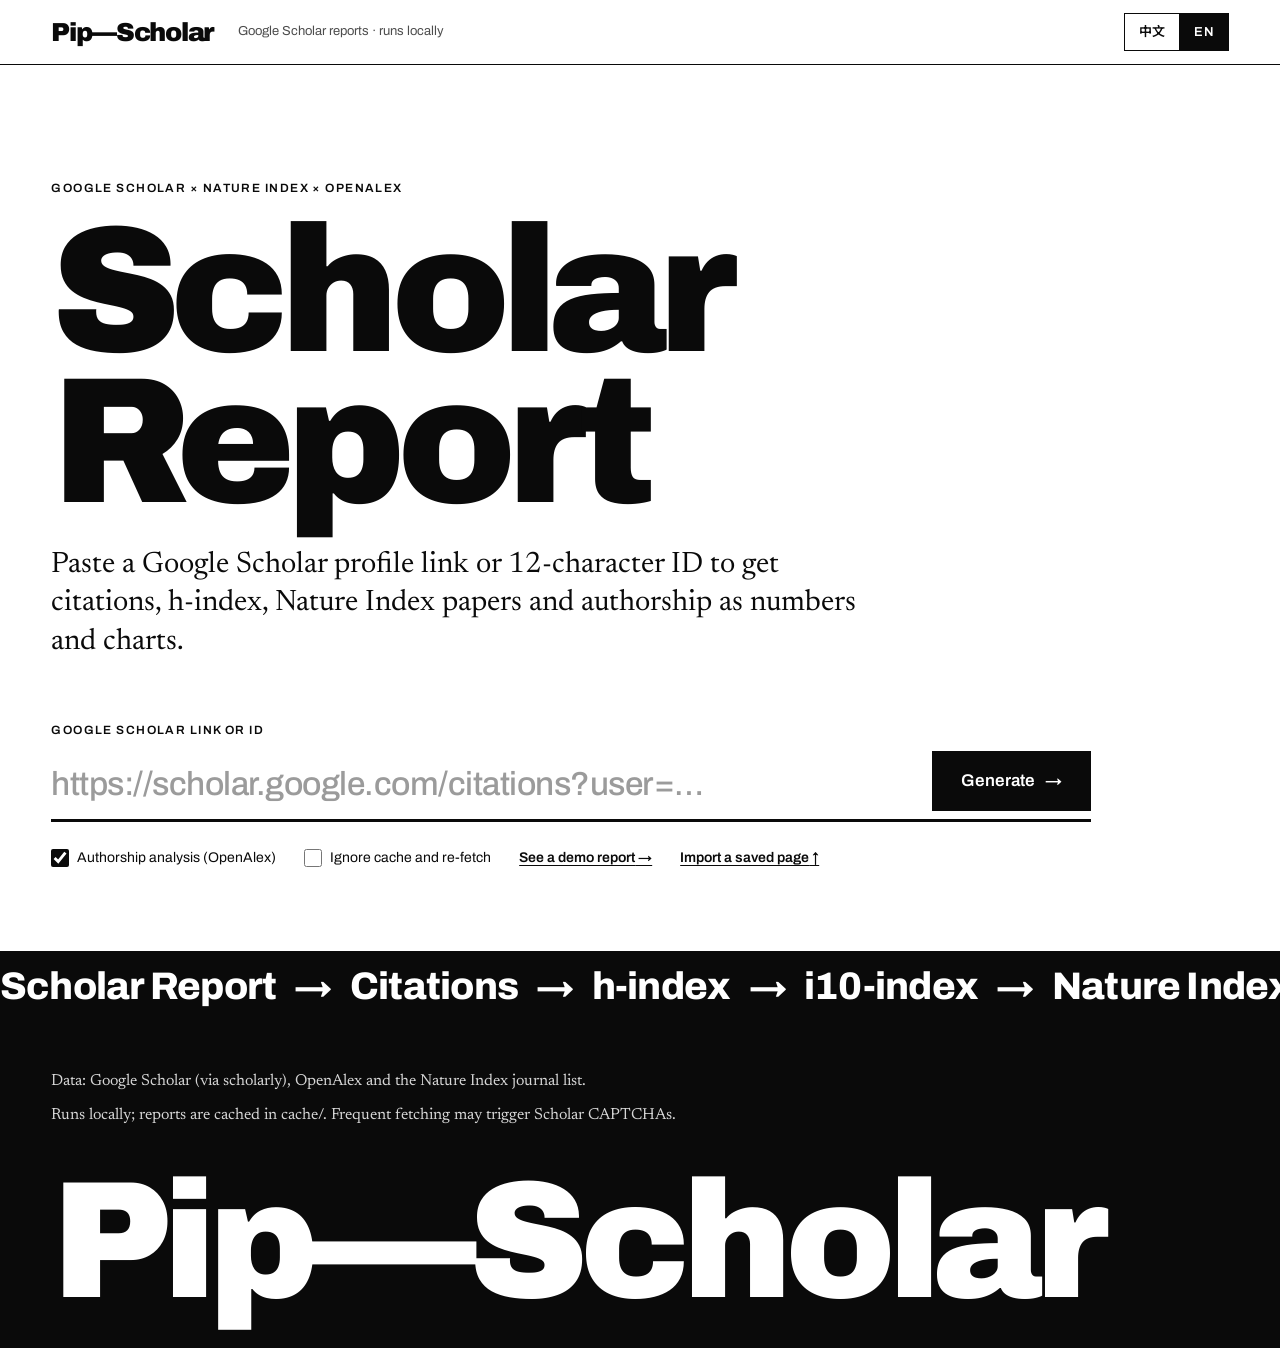
<file: frontend/index.html>
<!doctype html>
<html lang="zh-CN">
<head>
  <meta charset="utf-8">
  <meta name="viewport" content="width=device-width, initial-scale=1">
  <title>Pip-Scholar</title>
  <meta name="description" content="Google Scholar 学术报告：引用、h-index、Nature Index 论文与作者身份。">
  <link rel="preconnect" href="https://fonts.googleapis.com">
  <link rel="preconnect" href="https://fonts.gstatic.com" crossorigin>
  <link rel="stylesheet" href="https://fonts.googleapis.com/css2?family=Archivo:wdth,wght@62..125,400..900&family=Newsreader:opsz,wght@6..72,400..600&family=Noto+Sans+SC:wght@400;500;700;900&family=Noto+Serif+SC:wght@400;600&display=swap">
  <link rel="stylesheet" href="css/style.css">
  <link rel="icon" href="data:image/svg+xml,%3Csvg xmlns='http://www.w3.org/2000/svg' viewBox='0 0 32 32'%3E%3Crect width='32' height='32' fill='%230a0a0a'/%3E%3Crect x='6' y='18' width='5' height='8' fill='%23fff'/%3E%3Crect x='13.5' y='11' width='5' height='15' fill='%23fff'/%3E%3Crect x='21' y='6' width='5' height='20' fill='%232b44ff'/%3E%3C/svg%3E">
  <script type="module" src="js/app.js"></script>
</head>
<body data-view="home">
  <a class="skip" href="#main" data-i18n="skip">跳到内容</a>

  <header class="masthead">
    <div class="wrap masthead__inner">
      <a class="wordmark" href="./">Pip<span aria-hidden="true">—</span>Scholar</a>
      <span class="masthead__tag" data-i18n="app.tag"></span>
      <div class="seg" role="group" data-i18n-aria-label="lang.label">
        <button type="button" data-lang="zh" lang="zh-CN">中文</button>
        <button type="button" data-lang="en" lang="en">EN</button>
      </div>
    </div>
  </header>

  <main id="main">
    <section class="hero wrap" aria-labelledby="hero-title">
      <p class="eyebrow hero__eyebrow" data-i18n="hero.eyebrow"></p>
      <h1 class="display" id="hero-title" data-i18n="hero.title"></h1>
      <p class="lede" data-i18n="hero.lede"></p>

      <form class="search" id="search" novalidate>
        <label class="eyebrow" for="query" data-i18n="form.label"></label>
        <div class="search__row">
          <input id="query" name="query" type="text" autocomplete="off" spellcheck="false"
                 data-i18n-placeholder="form.placeholder" aria-describedby="query-error">
          <button class="btn btn--primary" type="submit">
            <span data-i18n="form.submit"></span><span class="arrow" aria-hidden="true">→</span>
          </button>
        </div>
        <p class="search__error" id="query-error" role="alert" hidden></p>
        <div class="search__opts">
          <label class="check"><input type="checkbox" id="opt-openalex" checked> <span data-i18n="form.openalex"></span></label>
          <label class="check"><input type="checkbox" id="opt-refresh"> <span data-i18n="form.refresh"></span></label>
          <button type="button" class="link" id="demo"><span data-i18n="form.demo"></span> →</button>
          <button type="button" class="link" data-import><span data-i18n="import.button"></span> ↑</button>
          <input type="file" id="import-file" accept=".html,.htm,text/html" hidden>
        </div>
      </form>
    </section>

    <div class="band" aria-hidden="true"><div class="band__track" id="band"></div></div>

    <section class="status wrap" id="status" hidden aria-live="polite" aria-labelledby="status-title">
      <p class="eyebrow" data-i18n="status.eyebrow"></p>
      <h2 class="status__title" id="status-title"></h2>
      <ol class="steps" id="steps"></ol>
      <div class="meter"><div class="meter__fill" id="meter"></div></div>
      <p class="note"><span id="elapsed"></span> · <span data-i18n="status.note"></span></p>
    </section>

    <section class="status wrap" id="error" hidden role="alert" aria-labelledby="error-title">
      <p class="eyebrow" data-i18n="error.eyebrow"></p>
      <h2 class="status__title" id="error-title"></h2>
      <p class="note" id="error-detail"></p>
      <div class="notice import-help" id="import-help" hidden>
        <p><strong data-i18n="import.help.title"></strong></p>
        <p data-i18n="import.help.steps"></p>
        <button type="button" class="btn btn--primary" data-import><span data-i18n="import.button"></span> <span aria-hidden="true">↑</span></button>
      </div>
      <button type="button" class="btn" id="retry"><span data-i18n="error.retry"></span> <span aria-hidden="true">↻</span></button>
    </section>

    <article class="report" id="report" hidden></article>
  </main>

  <footer class="footer">
    <div class="wrap footer__inner">
      <div class="footer__text">
        <p data-i18n="footer.sources"></p>
        <p data-i18n="footer.local"></p>
      </div>
      <p class="wordmark wordmark--footer" aria-hidden="true">Pip—Scholar</p>
    </div>
  </footer>
</body>
</html>
</file>
<file: frontend/css/style.css>
/* Pip-Scholar — 参考 Pratt Institute 视觉：黑白为主、超大无衬线标题、衬线正文、粗细线条分隔、单一强调色。 */

:root {
  color-scheme: light;
  --paper: #ffffff;
  --paper-2: #f3f3f1;
  --ink: #0a0a0a;
  --ink-2: #4d4d4d;      /* 次要文字 8.6:1 */
  --ink-3: #6e6e6e;      /* 坐标轴/注释 5.1:1 */
  --hairline: #dedede;   /* 表格与网格细线 */
  --axis: #b8b8b8;
  --accent: #2b44ff;     /* 电光蓝：突出数据（Nature Index、近 5 年、h 核心）、焦点 */
  --context: #a6a6a6;    /* 弱化数据 */
  --track: #ececec;
  --font-sans: "Archivo", "Noto Sans SC", "PingFang SC", "Hiragino Sans GB", "Microsoft YaHei", system-ui, sans-serif;
  --font-serif: "Newsreader", "Noto Serif SC", "Songti SC", "STSong", Georgia, serif;
  --gutter: clamp(16px, 4vw, 56px);
  --maxw: 1400px;
}

*, *::before, *::after { box-sizing: border-box; }
html { -webkit-text-size-adjust: 100%; scroll-padding-top: 80px; }
body {
  margin: 0;
  background: var(--paper);
  color: var(--ink);
  font: 400 16px/1.5 var(--font-sans);
  -webkit-font-smoothing: antialiased;
  overflow-x: hidden;
}
img, svg { display: block; max-width: 100%; }
a { color: inherit; text-decoration-thickness: 1px; text-underline-offset: .2em; }
a:hover { text-decoration-thickness: 2px; }
button, input, select { font: inherit; color: inherit; }
:focus-visible { outline: 3px solid var(--accent); outline-offset: 2px; }
[hidden] { display: none !important; }

.wrap { max-width: var(--maxw); margin: 0 auto; padding-inline: var(--gutter); }
.skip { position: absolute; left: -999px; top: 8px; background: var(--ink); color: var(--paper); padding: 8px 12px; z-index: 20; }
.skip:focus { left: 8px; }

.eyebrow {
  margin: 0;
  font: 600 12px/1.4 var(--font-sans);
  letter-spacing: .12em;
  text-transform: uppercase;
  color: var(--ink);
}
.note { font-family: var(--font-serif); font-size: 16px; line-height: 1.45; color: var(--ink-2); margin: 16px 0 0; max-width: 62em; }

/* ---------- Masthead ---------- */
.masthead { position: sticky; top: 0; z-index: 10; background: var(--paper); border-bottom: 1px solid var(--ink); }
.masthead__inner { display: flex; align-items: center; gap: 24px; min-height: 64px; }
.wordmark { font: 900 26px/1 var(--font-sans); letter-spacing: -.05em; text-decoration: none; white-space: nowrap; }
.masthead__tag { flex: 1; font-size: 13px; color: var(--ink-2); }

.seg { display: inline-flex; border: 1px solid var(--ink); flex: none; }
.seg button {
  appearance: none; border: 0; background: none; cursor: pointer;
  min-width: 48px; min-height: 36px; padding: 0 14px;
  font: 600 13px/1 var(--font-sans); letter-spacing: .02em;
}
.seg button + button { border-left: 1px solid var(--ink); }
.seg button[aria-pressed="true"] { background: var(--ink); color: var(--paper); }
.seg button:not([aria-pressed="true"]):hover { background: var(--paper-2); }

/* ---------- Hero / search ---------- */
.hero { padding-block: clamp(48px, 9vw, 128px) clamp(40px, 6vw, 80px); }
.display {
  margin: 20px 0 28px;
  font: 900 clamp(72px, 14vw, 216px)/.84 var(--font-sans);
  letter-spacing: -.055em;
  white-space: pre-line;
}
:lang(zh) .display { font-size: clamp(64px, 12vw, 184px); line-height: .98; letter-spacing: -.02em; }
.lede { margin: 0 0 56px; max-width: 28em; font: 400 clamp(20px, 2.3vw, 30px)/1.3 var(--font-serif); }

.search { max-width: 1040px; }
.search__row { display: flex; align-items: stretch; gap: 16px; margin-top: 10px; border-bottom: 3px solid var(--ink); }
.search__row:focus-within { border-bottom-color: var(--accent); }
.search__row input {
  flex: 1; min-width: 0; border: 0; background: transparent; outline: none;
  padding: 14px 0; font: 500 clamp(20px, 2.6vw, 34px)/1.2 var(--font-sans); letter-spacing: -.015em;
}
.search__row input::placeholder { color: #9b9b9b; }
.search__error { margin: 12px 0 0; font-weight: 600; }
.search__error::before { content: "✕ "; }
.search__opts { display: flex; flex-wrap: wrap; align-items: center; gap: 12px 28px; margin-top: 20px; font-size: 14px; }
.search__opts > * { flex: none; }
.check { display: inline-flex; align-items: center; gap: 8px; cursor: pointer; min-height: 32px; }
.check input { width: 18px; height: 18px; margin: 0; accent-color: var(--ink); }

.btn {
  display: inline-flex; align-items: center; justify-content: center; gap: 10px;
  min-height: 44px; padding: 0 18px;
  border: 1px solid var(--ink); border-radius: 0; background: var(--paper); cursor: pointer;
  font: 600 14px/1 var(--font-sans); text-decoration: none; white-space: nowrap;
}
.btn:hover { background: var(--ink); color: var(--paper); }
.btn--primary { margin-bottom: 8px; padding: 0 28px; background: var(--ink); color: var(--paper); font-size: 17px; }
.btn--primary:hover { background: var(--accent); border-color: var(--accent); }
.btn .arrow { transition: transform .2s; }
.btn:hover .arrow { transform: translateX(4px); }
.btn[disabled] { opacity: .45; cursor: progress; }
.link {
  appearance: none; border: 0; background: none; padding: 0; cursor: pointer;
  font: 600 14px/1.4 var(--font-sans); text-decoration: underline; text-underline-offset: .2em;
}

/* 报告视图下，首屏缩成一条搜索栏 */
body:not([data-view="home"]) .hero { padding-block: 28px 32px; }
body:not([data-view="home"]) :is(.hero__eyebrow, .display, .lede) { display: none; }

/* ---------- 重复文字带（Pratt 毕业典礼视觉中的长文字带） ---------- */
.band { overflow: hidden; background: var(--ink); color: var(--paper); }
.band__track { display: flex; width: max-content; animation: band 70s linear infinite; }
.band__track span {
  padding: 16px 0; white-space: nowrap;
  font: 800 clamp(22px, 3vw, 40px)/1 var(--font-sans); letter-spacing: -.02em;
}
@keyframes band { to { transform: translateX(-50%); } }
@media (prefers-reduced-motion: reduce) { .band__track { animation: none; } }

/* ---------- 进度 / 错误 ---------- */
.status { padding-block: 56px 88px; }
.status__title { margin: 14px 0 0; font: 800 clamp(32px, 5vw, 64px)/1 var(--font-sans); letter-spacing: -.035em; overflow-wrap: anywhere; }
.steps { list-style: none; margin: 40px 0 0; padding: 0; display: grid; grid-template-columns: repeat(4, 1fr); border-top: 1px solid var(--ink); }
.steps li { padding: 16px 16px 20px 0; color: var(--ink-3); }
.steps li + li { padding-left: 16px; border-left: 1px solid var(--hairline); }
.steps li[data-state="done"], .steps li[data-state="current"] { color: var(--ink); }
.steps li[data-state="skipped"] { text-decoration: line-through; }
.steps .step__num { display: block; margin-bottom: 12px; font: 800 44px/1 var(--font-sans); letter-spacing: -.04em; }
.steps .name { display: block; font-weight: 700; }
.steps .desc { display: block; font-size: 13px; }
.steps li[data-state="current"] .name::after {
  content: ""; display: inline-block; width: 9px; height: 9px; margin-left: 8px;
  background: var(--accent); animation: pulse 1s ease-in-out infinite alternate;
}
.steps li[data-state="done"] .name::after { content: " ✓"; }
@keyframes pulse { to { opacity: .2; } }
@media (prefers-reduced-motion: reduce) { .steps li[data-state="current"] .name::after { animation: none; } }
.meter { height: 4px; margin-top: 4px; background: var(--track); }
.meter__fill { height: 100%; width: 0; background: var(--accent); transition: width .5s ease; }
#error .status__title { max-width: 24em; font-size: clamp(24px, 3.2vw, 44px); line-height: 1.12; }
#error .btn { margin-top: 28px; }
.import-help { max-width: 46em; margin-top: 32px; }
.import-help p { margin: 0 0 12px; }
.import-help .btn { margin: 4px 0 0; font-size: 15px; min-height: 44px; }

/* ---------- 报告 ---------- */
.profile { display: grid; grid-template-columns: minmax(0, 1fr) auto; gap: 40px; padding-block: clamp(40px, 7vw, 96px) 56px; }
.profile__name {
  margin: 18px 0 20px; overflow-wrap: anywhere;
  font: 900 clamp(52px, 9vw, 140px)/.88 var(--font-sans); letter-spacing: -.05em;
}
.profile__name:focus { outline: none; }
.profile__aff { margin: 0; max-width: 30em; font: 400 clamp(20px, 2vw, 28px)/1.3 var(--font-serif); }
.profile__photo { width: 168px; height: 168px; object-fit: cover; filter: grayscale(1) contrast(1.05); border: 1px solid var(--ink); }
.tags { list-style: none; display: flex; flex-wrap: wrap; gap: 8px; margin: 20px 0 0; padding: 0; }
.tags li { padding: 5px 10px; border: 1px solid var(--ink); font-size: 13px; }
.actions { display: flex; flex-wrap: wrap; gap: 10px; margin-top: 32px; }
.meta { margin: 16px 0 0; font-size: 13px; color: var(--ink-2); }
.badge {
  display: inline-block; margin-left: 10px; padding: 4px 7px; vertical-align: 1px;
  background: var(--accent); color: #fff; font: 700 11px/1 var(--font-sans); letter-spacing: .1em;
}

.sec { padding-block: 28px 88px; border-top: 2px solid var(--ink); }
.sec__head { display: grid; grid-template-columns: minmax(96px, 1.6fr) 10fr; align-items: baseline; gap: 16px; margin-bottom: 44px; }
.sec__num, .sec__title { margin: 0; font: 900 clamp(36px, 5vw, 76px)/1 var(--font-sans); letter-spacing: -.045em; }
:lang(zh) .sec__title { letter-spacing: -.01em; }
.sec__num { color: transparent; -webkit-text-stroke: 1.5px var(--ink); }  /* 描边编号 */

/* KPI */
.kpis { display: grid; grid-template-columns: repeat(5, minmax(0, 1fr)); border-block: 1px solid var(--ink); }
.kpi { padding: 20px 20px 28px; min-width: 0; }
.kpi:first-child { padding-left: 0; }
.kpi + .kpi { border-left: 1px solid var(--ink); }
.kpi .eyebrow, .stat .eyebrow, .id { text-transform: none; letter-spacing: .04em; }  /* 指标名与 ID 区分大小写 */
.kpi__value { margin: 28px 0 10px; font: 900 clamp(44px, 6vw, 104px)/.9 var(--font-sans); letter-spacing: -.05em; }
.kpi__sub { margin: 0; font-size: 14px; color: var(--ink-2); }

/* 六维矩阵 */
.matrix-wrap { overflow-x: auto; }
.matrix { width: 100%; min-width: 760px; border-collapse: collapse; font-variant-numeric: tabular-nums; }
.matrix th, .matrix td { padding: 14px 16px; text-align: right; vertical-align: bottom; border-bottom: 1px solid var(--hairline); }
.matrix thead th { border-bottom: 1px solid var(--ink); font: 600 12px/1.3 var(--font-sans); letter-spacing: .06em; }
.matrix .role { width: 22%; text-align: left; vertical-align: top; font-weight: 700; font-size: 17px; border-bottom-color: var(--ink); }
.matrix .period { text-align: left; font-weight: 500; color: var(--ink-2); white-space: nowrap; }
.matrix tr.is-last > * { border-bottom-color: var(--ink); }
.cell__num { display: block; font-size: 24px; font-weight: 800; letter-spacing: -.02em; }
.cell__bar { display: block; height: 6px; margin-top: 8px; border-radius: 0 3px 3px 0; background: var(--ink); }
.recent .cell__bar { background: var(--accent); }
.cell--off .cell__num { color: var(--ink-3); font-weight: 500; }
.matrix .group-row { display: none; }
.matrix .group-row th { padding-top: 18px; text-align: left; font-size: 16px; font-weight: 700; border-bottom: 0; }

/* 图表 */
.grid-2 { display: grid; grid-template-columns: repeat(2, minmax(0, 1fr)); gap: 56px; }
.grid-2 + .grid-2, .grid-2 + .fig, .fig + .grid-2 { margin-top: 56px; }
.fig { margin: 0; min-width: 0; }
.fig__head { display: flex; justify-content: space-between; align-items: baseline; gap: 16px; padding-bottom: 10px; margin-bottom: 14px; border-bottom: 1px solid var(--ink); }
.fig__title { margin: 0; font: 700 18px/1.25 var(--font-sans); }
.legend { list-style: none; display: flex; flex-wrap: wrap; gap: 6px 20px; min-height: 20px; margin: 0 0 12px; padding: 0; font-size: 13px; color: var(--ink-2); }
.legend li { display: inline-flex; align-items: center; gap: 7px; }
.key { width: 12px; height: 12px; border-radius: 2px; }
.key--line { width: 18px; height: 2px; border-radius: 0; }
.chart { position: relative; min-height: 120px; }
.chart svg { overflow: visible; }
.chart svg:focus-visible { outline-offset: 4px; }
.chart text { font: 500 11px var(--font-sans); fill: var(--ink-3); font-variant-numeric: tabular-nums; }
.chart .grid { stroke: var(--hairline); stroke-width: 1; }
.chart .axis { stroke: var(--axis); stroke-width: 1; }
.chart .ref { stroke: var(--ink); stroke-width: 1.5; }
.chart .marker { stroke: var(--ink); stroke-width: 1; }
.chart .marker-label, .chart .value-label { font-size: 12px; font-weight: 700; fill: var(--ink); }
.chart .hover-band { fill: var(--ink); opacity: .06; }
.tooltip {
  position: absolute; z-index: 3; pointer-events: none;
  min-width: 140px; max-width: 280px; padding: 10px 12px;
  background: var(--paper); border: 1px solid var(--ink); box-shadow: 4px 4px 0 var(--ink);
  font-size: 12px; line-height: 1.35;
}
.tooltip__title { margin-bottom: 6px; font-weight: 700; overflow-wrap: anywhere; }
.tooltip__row { display: flex; align-items: center; gap: 8px; }
.tooltip__row strong { font-size: 14px; font-variant-numeric: tabular-nums; }
.tooltip__row span:last-child { color: var(--ink-2); }

.hbars { list-style: none; margin: 0; padding: 0; }
.hbar { display: grid; grid-template-columns: minmax(110px, 38%) minmax(0, 1fr); gap: 14px; align-items: center; padding: 8px 0; border-bottom: 1px solid var(--hairline); }
.hbar__label { font-size: 14px; line-height: 1.3; overflow-wrap: anywhere; }
.hbar__plot { display: flex; align-items: center; gap: 8px; min-height: 22px; border-left: 1px solid var(--axis); }
.hbar__fill { height: 12px; border-radius: 0 4px 4px 0; }
.hbar__value { font-size: 13px; font-weight: 700; font-variant-numeric: tabular-nums; }

.datatable, .pubs { width: 100%; border-collapse: collapse; font-variant-numeric: tabular-nums; }
.datatable th, .datatable td { padding: 8px 12px 8px 0; text-align: left; border-bottom: 1px solid var(--hairline); font-size: 14px; }
.datatable th { border-bottom-color: var(--ink); font: 600 12px/1.3 var(--font-sans); letter-spacing: .08em; text-transform: uppercase; }
.num { text-align: right !important; }
.table-wrap { overflow-x: auto; }

/* 作者身份 */
.stats { display: grid; gap: 0; align-content: start; border-top: 1px solid var(--ink); }
.stat { padding: 18px 0 22px; border-bottom: 1px solid var(--ink); }
.stat__value { margin: 10px 0 4px; font: 900 clamp(44px, 5vw, 80px)/.9 var(--font-sans); letter-spacing: -.05em; }
.stat__sub { margin: 0; font-size: 14px; color: var(--ink-2); }
.notice { margin: 24px 0 0; padding: 16px 20px; border: 1px solid var(--ink); background: var(--paper-2); font-size: 15px; line-height: 1.5; }
.notice ul { margin: 8px 0 0; padding-left: 20px; }

/* Nature Index 论文 */
.ni-list { list-style: none; margin: 0; padding: 0; }
.ni-item { display: grid; grid-template-columns: 64px minmax(0, 1fr) auto; gap: 16px; padding: 16px 0; border-bottom: 1px solid var(--hairline); }
.ni-item__year { font: 800 20px/1.2 var(--font-sans); }
.ni-item__title { margin: 0; font: 400 18px/1.3 var(--font-serif); overflow-wrap: anywhere; }
.ni-item__journal { margin: 6px 0 0; font-size: 13px; color: var(--ink-2); }
.ni-item__cites { font: 800 20px/1.2 var(--font-sans); text-align: right; font-variant-numeric: tabular-nums; }
.ni-item__cites small { display: block; font: 500 11px/1.3 var(--font-sans); color: var(--ink-3); letter-spacing: .08em; text-transform: uppercase; }
.empty { margin: 0; padding: 24px 0; font: 400 20px/1.4 var(--font-serif); color: var(--ink-2); border-top: 1px solid var(--ink); }

/* 论文明细 */
.controls { display: flex; flex-wrap: wrap; align-items: center; gap: 12px 20px; margin-bottom: 20px; }
.controls input[type="search"] {
  flex: 1 1 260px; min-width: 0; border: 0; border-bottom: 2px solid var(--ink); border-radius: 0;
  padding: 10px 0; background: transparent; font-size: 16px; outline: none;
}
.controls input[type="search"]:focus { border-bottom-color: var(--accent); }
.controls select { min-height: 38px; padding: 0 10px; border: 1px solid var(--ink); border-radius: 0; background: var(--paper); font-weight: 600; font-size: 13px; }
.seg--wrap { flex-wrap: wrap; }
.pubs { min-width: 760px; }
.pubs th { padding: 10px 14px 10px 0; text-align: left; border-bottom: 1px solid var(--ink); font: 600 12px/1.3 var(--font-sans); letter-spacing: .08em; text-transform: uppercase; }
.pubs td { padding: 14px 14px 14px 0; vertical-align: top; border-bottom: 1px solid var(--hairline); font-size: 14px; }
.pubs .rank { width: 44px; color: var(--ink-3); }
.pubs .t { font: 400 17px/1.3 var(--font-serif); overflow-wrap: anywhere; }
.pubs .v { margin-top: 4px; color: var(--ink-2); font-size: 13px; }
.pubs .c { font-size: 18px; font-weight: 800; }
.tag-ni { display: inline-block; margin-left: 8px; padding: 3px 5px; vertical-align: 2px; background: var(--accent); color: #fff; font: 700 10px/1 var(--font-sans); letter-spacing: .08em; }
.pubs__foot { display: flex; flex-wrap: wrap; align-items: center; justify-content: space-between; gap: 16px; margin-top: 20px; font-size: 14px; color: var(--ink-2); }

.map-frame { width: 100%; height: min(70vh, 620px); border: 1px solid var(--ink); background: var(--paper-2); }

/* ---------- Footer ---------- */
.footer { background: var(--ink); color: var(--paper); }
.footer__inner { padding-block: 48px 40px; }
.footer__text { max-width: 46em; }
.footer .wordmark--footer { margin: 48px 0 0; font-size: clamp(52px, 13vw, 200px); line-height: .8; }
.footer__text p { margin: 0 0 10px; font: 400 16px/1.5 var(--font-serif); color: #d6d6d6; }

/* ---------- 响应式 ---------- */
@media (max-width: 960px) {
  .kpis { grid-template-columns: repeat(2, minmax(0, 1fr)); }
  .kpi, .kpi:first-child { padding: 18px 16px 22px 0; }
  .kpi + .kpi { border-left: 0; }
  .kpi:nth-child(even) { padding-left: 16px; border-left: 1px solid var(--ink); }
  .kpi:nth-child(n + 3) { border-top: 1px solid var(--ink); }
  .grid-2 { grid-template-columns: minmax(0, 1fr); gap: 48px; }
}
@media (max-width: 640px) {
  .masthead__tag { display: none; }
  .masthead__inner { justify-content: space-between; }
  .wordmark { font-size: 22px; }
  .search__row { flex-wrap: wrap; border-bottom: 0; gap: 12px; }
  .search__row input { flex-basis: 100%; border-bottom: 3px solid var(--ink); }
  .search__row:focus-within input { border-bottom-color: var(--accent); }
  .btn--primary { width: 100%; min-height: 52px; }
  .steps { grid-template-columns: repeat(2, minmax(0, 1fr)); }
  .steps li:nth-child(3) { padding-left: 0; border-left: 0; }
  .profile { grid-template-columns: minmax(0, 1fr); }
  .profile__photo { width: 112px; height: 112px; grid-row: 1; }
  .sec__head { grid-template-columns: minmax(0, 1fr); gap: 4px; }
  .search__opts { flex-direction: column; align-items: flex-start; gap: 10px; }
  .matrix { min-width: 0; }
  .matrix .role-col { display: none; }
  .matrix .group-row { display: table-row; }
  .matrix th, .matrix td { padding: 10px 6px; }
  .matrix .period { padding-left: 0; font-size: 12px; }
  .matrix thead th { font-size: 10px; letter-spacing: .02em; }
  .cell__num { font-size: 17px; }
  .ni-item { grid-template-columns: 52px minmax(0, 1fr); }
  .ni-item__cites { grid-column: 2; text-align: left; }
  .ni-item__cites small { display: inline; margin-left: 6px; }
}
</file>
